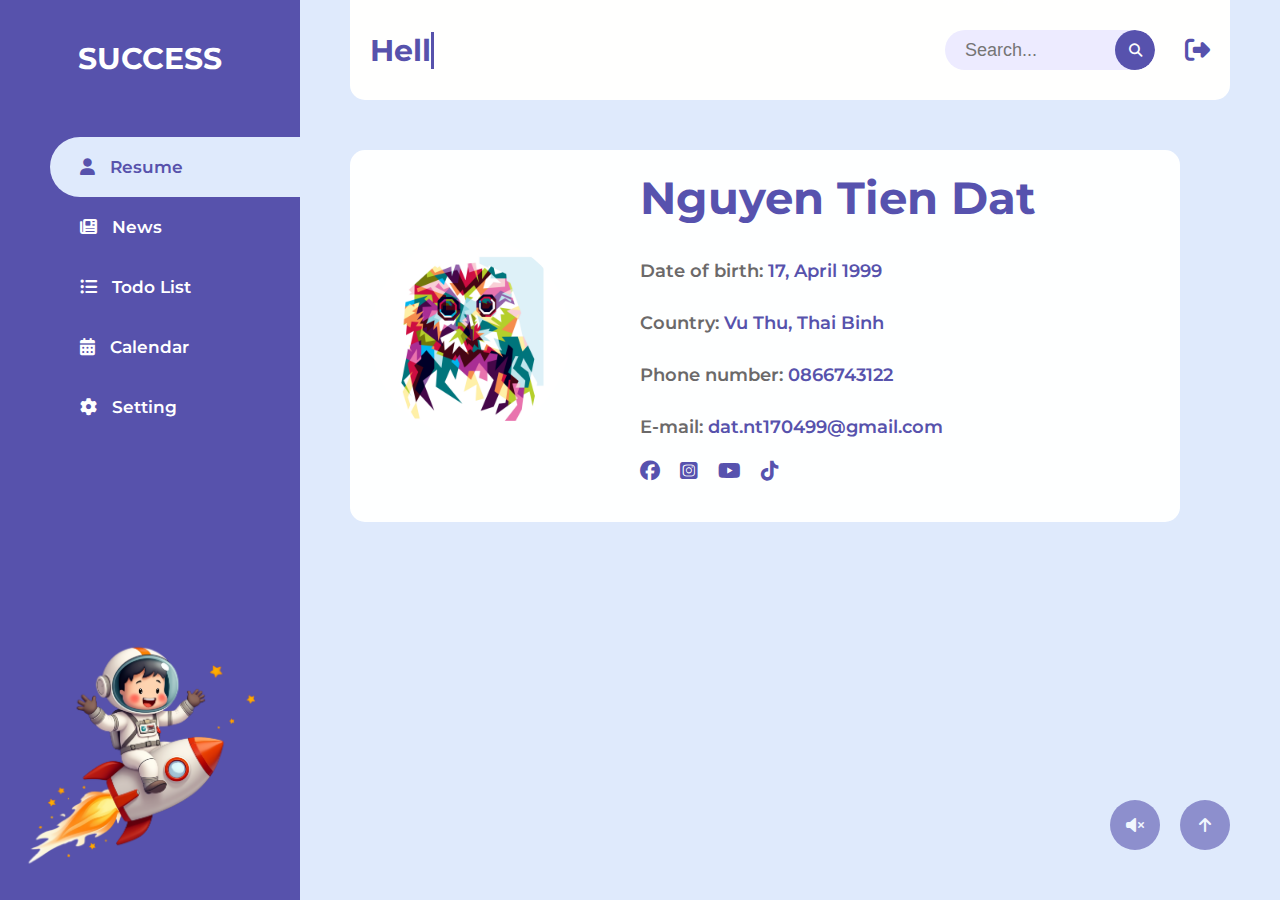
<file: index.html>
<!DOCTYPE html>
<html lang="en">
<head>
    <meta charset="UTF-8">
    <meta name="viewport" content="width=device-width, initial-scale=1.0">
    <title>My Digital Space</title>
    <link rel="shortcut icon" href="./assets/imgs/faicon.webp" type="image/x-icon">
    <link rel="stylesheet" href="./assets/globalStyle/GridSystem.css">
    <link rel="stylesheet" href="./assets/style/style.css">
    <link rel="stylesheet" href="./assets/globalStyle/GlobalStyle.css">
    <link rel="stylesheet" href="https://cdnjs.cloudflare.com/ajax/libs/font-awesome/6.5.1/css/all.min.css">
    
    <!-- Load SoundCloud API -->
    <script src="https://w.soundcloud.com/player/api.js" defer></script>
</head>
<body>
    <div id="main">
        <iframe id="soundCloudPlayer" width="100%" height="300" scrolling="no" frameborder="no"
            allow="autoplay">
        </iframe>
        <button title="Sound" id="toggleSound" class="bottom-option-btn">
            <i class="fa-solid fa-volume-xmark"></i>
        </button>
        <button title="On top" class="up__page bottom-option-btn">
            <i class="fa-solid fa-arrow-up"></i>
        </button>
        
        <div class="page__cover">
            <div class="left__nav">
                <div class="top__content">
                    <div class="logo-page">
                        <h3 class="title">success</h3>
                    </div>
                    <ul class="list__menu">
                        <li class="item active"><i class="fa-solid fa-user"></i>Resume</li>
                        <li class="item"><i class="fa-solid fa-newspaper"></i>News</li>
                        <li class="item"><i class="fa-solid fa-list-ul"></i>Todo list</li>
                        <li class="item"><i class="fa-solid fa-calendar-days"></i>calendar</li>
                        <li class="item"><i class="fa-solid fa-gear"></i>setting</li>
                    </ul>
                </div>
                <div class="pic__art">
                    <img src="./assets/imgs/pic-art-2.png" alt="">
                </div>
            </div>
            <div class="content__box resume__content">
                <div class="title-box">
                    <div class="title">
                        <h3 class="typing-container" id="typing"></h3>
                    </div>
                    <div class="more__option">
                        <div class="search">
                            <input placeholder="Search..."/>
                            <div class="search__btn">
                                <button class="search-icon">
                                    <i class="fa-solid fa-magnifying-glass"></i>
                                </button>
                            </div>
                        </div>
                        <div class="logout_icon">
                            <i class="fa-solid fa-right-from-bracket"></i>
                        </div>
                    </div>
                </div>
                <div class="main__content">
                    <div class="primary__content">
                        <div class="profile__inf">
                            <div class="profile__inf_main">
                                <div class="avatar">
                                    <img src="./assets/imgs/pic-art.png" alt="avatar">
                                </div>
                                <div class="my__inf">
                                    <h3 class="name">Nguyen Tien Dat</h3>
                                    <p class="title_inf date_of_birth">Date of birth: <span>17, April 1999</span></p>
                                    <p class="title_inf country">Country: <span>Vu Thu, Thai Binh</span></p>
                                    <p class="title_inf phone__number">Phone number: 
                                        <a href="tel:+84866743122"><span>0866743122</span></a>
                                    </p>
                                    <p class="title_inf email">E-mail: 
                                        <a href="mailto:dat.nt170499@email.com"><span>dat.nt170499@gmail.com</span></a>
                                    </p>
                                    <ul class="social__list">
                                        <li title="Facebook" class="social__icon fb-icon"><a target="_blank" href="#"><i class="fa-brands fa-facebook"></i></a></li>
                                        <li title="Instagram" class="social__icon ins-icon"><a target="_blank" href="#"><i class="fa-brands fa-square-instagram"></i></a></li>
                                        <li title="Youtube" class="social__icon yt-icon"><a target="_blank" href="#"><i class="fa-brands fa-youtube"></i></a></li>
                                        <li title="Tiktok" class="social__icon tiktok-icon"><a target="_blank" href="#"><i class="fa-brands fa-tiktok"></i></a></li>
                                    </ul>
                                </div>
                            </div>
                        </div>
                        <div class="ads__content"></div>
                    </div>
                </div>
            </div>
        </div>
    </div>
    
    <script src="./assets/main/snow.js"></script>
    <script src="./assets/main/index.js"></script>
</body>
</html>
</file>
<file: assets/globalStyle/GridSystem.css>
.grid {
  width: 100%;
  display: block;
  padding: 0; }

.grid.wide {
  max-width: 1200px;
  margin: 0 auto; }

.grid.wide-1 {
  max-width: 1040px;
  margin: 0 auto; }

.col {
  padding-left: 4px;
  padding-right: 4px; }

.c-0 {
  display: none; }

.c-1 {
  flex: 0 0 calc((100% / 12) * 1);
  max-width: calc((100% / 12) * 1); }

.c-2 {
  flex: 0 0 calc((100% / 12) * 2);
  max-width: calc((100% / 12) * 2); }

.c-3 {
  flex: 0 0 calc((100% / 12) * 3);
  max-width: calc((100% / 12) * 3); }

.c-4 {
  flex: 0 0 calc((100% / 12) * 4);
  max-width: calc((100% / 12) * 4); }

.c-5 {
  flex: 0 0 calc((100% / 12) * 5);
  max-width: calc((100% / 12) * 5); }

.c-6 {
  flex: 0 0 calc((100% / 12) * 6);
  max-width: calc((100% / 12) * 6); }

.c-7 {
  flex: 0 0 calc((100% / 12) * 7);
  max-width: calc((100% / 12) * 7); }

.c-8 {
  flex: 0 0 calc((100% / 12) * 8);
  max-width: calc((100% / 12) * 8); }

.c-9 {
  flex: 0 0 calc((100% / 12) * 9);
  max-width: calc((100% / 12) * 9); }

.c-10 {
  flex: 0 0 calc((100% / 12) * 10);
  max-width: calc((100% / 12) * 10); }

.c-11 {
  flex: 0 0 calc((100% / 12) * 11);
  max-width: calc((100% / 12) * 11); }

.c-12 {
  flex: 0 0 calc((100% / 12) * 12);
  max-width: calc((100% / 12) * 12); }

.c-o-1 {
  margin-left: calc((100% / 12) * 1); }

.c-o-2 {
  margin-left: calc((100% / 12) * 2); }

.c-o-3 {
  margin-left: calc((100% / 12) * 3); }

.c-o-4 {
  margin-left: calc((100% / 12) * 4); }

.c-o-5 {
  margin-left: calc((100% / 12) * 5); }

.c-o-6 {
  margin-left: calc((100% / 12) * 6); }

.c-o-7 {
  margin-left: calc((100% / 12) * 7); }

.c-o-8 {
  margin-left: calc((100% / 12) * 8); }

.c-o-9 {
  margin-left: calc((100% / 12) * 9); }

.c-o-10 {
  margin-left: calc((100% / 12) * 10); }

.c-o-11 {
  margin-left: calc((100% / 12) * 11); }

.c-o-12 {
  margin-left: calc((100% / 12) * 12); }

.row {
  display: flex;
  flex-wrap: wrap;
  margin-left: -4px;
  margin-right: -4px; }

.row.no-gutters {
  margin-left: 0;
  margin-right: 0; }

.row.no-gutters .col {
  padding: 0;
  padding: 0; }

@media (min-width: 740px) {
  .row {
    margin-left: -8px;
    margin-right: -8px; }

  .col {
    padding-left: 8px;
    padding-right: 8px; }

  .m-0 {
    display: none; }

  .m-1,
  .m-2,
  .m-3,
  .m-4,
  .m-5,
  .m-6,
  .m-7,
  .m-8,
  .m-9,
  .m-10,
  .m-11,
  .m-12 {
    display: block; }

  .m-1 {
    flex: 0 0 calc((100% / 12) * 1);
    max-width: calc((100% / 12) * 1); }

  .m-2 {
    flex: 0 0 calc((100% / 12) * 2);
    max-width: calc((100% / 12) * 2); }

  .m-3 {
    flex: 0 0 calc((100% / 12) * 3);
    max-width: calc((100% / 12) * 3); }

  .m-4 {
    flex: 0 0 calc((100% / 12) * 4);
    max-width: calc((100% / 12) * 4); }

  .m-5 {
    flex: 0 0 calc((100% / 12) * 5);
    max-width: calc((100% / 12) * 5); }

  .m-6 {
    flex: 0 0 calc((100% / 12) * 6);
    max-width: calc((100% / 12) * 6); }

  .m-7 {
    flex: 0 0 calc((100% / 12) * 7);
    max-width: calc((100% / 12) * 7); }

  .m-8 {
    flex: 0 0 calc((100% / 12) * 8);
    max-width: calc((100% / 12) * 8); }

  .m-9 {
    flex: 0 0 calc((100% / 12) * 9);
    max-width: calc((100% / 12) * 9); }

  .m-10 {
    flex: 0 0 calc((100% / 12) * 10);
    max-width: calc((100% / 12) * 10); }

  .m-11 {
    flex: 0 0 calc((100% / 12) * 11);
    max-width: calc((100% / 12) * 11); }

  .m-12 {
    flex: 0 0 calc((100% / 12) * 12);
    max-width: calc((100% / 12) * 12); }

  .m-o-1 {
    margin-left: calc((100% / 12) * 1); }

  .m-o-2 {
    margin-left: calc((100% / 12) * 2); }

  .m-o-3 {
    margin-left: calc((100% / 12) * 3); }

  .m-o-4 {
    margin-left: calc((100% / 12) * 4); }

  .m-o-5 {
    margin-left: calc((100% / 12) * 5); }

  .m-o-6 {
    margin-left: calc((100% / 12) * 6); }

  .m-o-7 {
    margin-left: calc((100% / 12) * 7); }

  .m-o-8 {
    margin-left: calc((100% / 12) * 8); }

  .m-o-9 {
    margin-left: calc((100% / 12) * 9); }

  .m-o-10 {
    margin-left: calc((100% / 12) * 10); }

  .m-o-11 {
    margin-left: calc((100% / 12) * 11); }

  .m-o-12 {
    margin-left: calc((100% / 12) * 12); } }
@media (min-width: 1113px) {
  .row {
    margin-left: -5px;
    margin-right: -5px;
    padding: 5px; }

  .col {
    padding-left: 5px;
    padding-right: 5px; }

  .l-0 {
    display: none; }

  .l-1,
  .l-2,
  .l-3,
  .l-4,
  .l-5,
  .l-6,
  .l-7,
  .l-8,
  .l-9,
  .l-10,
  .l-11,
  .l-12 {
    display: block; }

  .l-1 {
    flex: 0 0 calc((100% / 12) * 1);
    max-width: calc((100% / 12) * 1); }

  .l-2 {
    flex: 0 0 calc((100% / 12) * 2);
    max-width: calc((100% / 12) * 2); }

  .l-2-4 {
    flex: 0 0 calc((100% / 12) * 2.4);
    max-width: calc((100% / 12) * 2.4); }

  .l-3 {
    flex: 0 0 calc((100% / 12) * 3);
    max-width: calc((100% / 12) * 3); }

  .l-4 {
    flex: 0 0 calc((100% / 12) * 4);
    max-width: calc((100% / 12) * 4); }

  .l-5 {
    flex: 0 0 calc((100% / 12) * 5);
    max-width: calc((100% / 12) * 5); }

  .l-6 {
    flex: 0 0 calc((100% / 12) * 6);
    max-width: calc((100% / 12) * 6); }

  .l-7 {
    flex: 0 0 calc((100% / 12) * 7);
    max-width: calc((100% / 12) * 7); }

  .l-8 {
    flex: 0 0 calc((100% / 12) * 8);
    max-width: calc((100% / 12) * 8); }

  .l-9 {
    flex: 0 0 calc((100% / 12) * 9);
    max-width: calc((100% / 12) * 9); }

  .l-10 {
    flex: 0 0 calc((100% / 12) * 10);
    max-width: calc((100% / 12) * 10); }

  .l-11 {
    flex: 0 0 calc((100% / 12) * 11);
    max-width: calc((100% / 12) * 11); }

  .l-12 {
    flex: 0 0 calc((100% / 12) * 12);
    max-width: calc((100% / 12) * 12); }

  .l-o-1 {
    margin-left: calc((100% / 12) * 1); }

  .l-o-2 {
    margin-left: calc((100% / 12) * 2); }

  .l-o-3 {
    margin-left: calc((100% / 12) * 3); }

  .l-o-4 {
    margin-left: calc((100% / 12) * 4); }

  .l-o-5 {
    margin-left: calc((100% / 12) * 5); }

  .l-o-6 {
    margin-left: calc((100% / 12) * 6); }

  .l-o-7 {
    margin-left: calc((100% / 12) * 7); }

  .l-o-8 {
    margin-left: calc((100% / 12) * 8); }

  .l-o-9 {
    margin-left: calc((100% / 12) * 9); }

  .l-o-10 {
    margin-left: calc((100% / 12) * 10); }

  .l-o-11 {
    margin-left: calc((100% / 12) * 11); }

  .l-o-12 {
    margin-left: calc((100% / 12) * 12); } }
@media (min-width: 740px) and (max-width: 1023px) {
  .wide {
    width: 644px; } }
@media (min-width: 1024px) and (max-width: 1239px) {
  .wide {
    width: 984px; }

  .wide .row {
    margin-left: -12px;
    margin-right: -12px; }

  .wide .col {
    padding-left: 8px;
    padding-right: 8px; }

  .wide .l-0 {
    display: none; }

  .wide .l-1,
  .wide .l-2,
  .wide .l-3,
  .wide .l-4,
  .wide .l-5,
  .wide .l-6,
  .wide .l-7,
  .wide .l-8,
  .wide .l-9,
  .wide .l-10,
  .wide .l-11,
  .wide .l-12 {
    display: block; }

  .wide .l-1 {
    flex: 0 0 calc((100% / 12) * 1);
    max-width: calc((100% / 12) * 1); }

  .wide .l-2 {
    flex: 0 0 calc((100% / 12) * 2);
    max-width: calc((100% / 12) * 2); }

  .wide .l-3 {
    flex: 0 0 calc((100% / 12) * 3);
    max-width: calc((100% / 12) * 3); }

  .wide .l-4 {
    flex: 0 0 calc((100% / 12) * 4);
    max-width: calc((100% / 12) * 4); }

  .wide .l-5 {
    flex: 0 0 calc((100% / 12) * 5);
    max-width: calc((100% / 12) * 5); }

  .wide .l-6 {
    flex: 0 0 calc((100% / 12) * 6);
    max-width: calc((100% / 12) * 6); }

  .wide .l-7 {
    flex: 0 0 calc((100% / 12) * 7);
    max-width: calc((100% / 12) * 7); }

  .wide .l-8 {
    flex: 0 0 calc((100% / 12) * 8);
    max-width: calc((100% / 12) * 8); }

  .wide .l-9 {
    flex: 0 0 calc((100% / 12) * 9);
    max-width: calc((100% / 12) * 9); }

  .wide .l-10 {
    flex: 0 0 calc((100% / 12) * 10);
    max-width: calc((100% / 12) * 10); }

  .wide .l-11 {
    flex: 0 0 calc((100% / 12) * 11);
    max-width: calc((100% / 12) * 11); }

  .wide .l-12 {
    flex: 0 0 calc((100% / 12) * 12);
    max-width: calc((100% / 12) * 12); }

  .wide .l-o-1 {
    margin-left: calc((100% / 12) * 1); }

  .wide .l-o-2 {
    margin-left: calc((100% / 12) * 2); }

  .wide .l-o-3 {
    margin-left: calc((100% / 12) * 3); }

  .wide .l-o-4 {
    margin-left: calc((100% / 12) * 4); }

  .wide .l-o-5 {
    margin-left: calc((100% / 12) * 5); }

  .wide .l-o-6 {
    margin-left: calc((100% / 12) * 6); }

  .wide .l-o-7 {
    margin-left: calc((100% / 12) * 7); }

  .wide .l-o-8 {
    margin-left: calc((100% / 12) * 8); }

  .wide .l-o-9 {
    margin-left: calc((100% / 12) * 9); }

  .wide .l-o-10 {
    margin-left: calc((100% / 12) * 10); }

  .wide .l-o-11 {
    margin-left: calc((100% / 12) * 11); }

  .wide .l-o-12 {
    margin-left: calc((100% / 12) * 12); } }
/* */

/*# sourceMappingURL=GridSystem.css.map */
</file>
<file: assets/style/style.css>
@charset "UTF-8";
/*All color
#ffffff – Trắng
#5752ae – Tím đậm
#dfeafc – Xanh nhạt
#fffffe – Trắng gần như tuyệt đối
#edebff – Tím nhạt
#f8e9ff – Hồng nhạt
#ffeaf3 – Hồng pastel
#5752ad – Biến thể của tím đậm
#5752ac – Biến thể khác của tím đậm
#feffff – Gần như trắng
*/
.page__cover {
  display: flex;
  flex-direction: row; }

#toggleSound {
  bottom: 50px;
  right: 120px; }

.up__page {
  bottom: 50px;
  right: 50px; }

.bottom-option-btn {
  position: fixed;
  bottom: 50px;
  right: 50px;
  width: 50px;
  height: 50px;
  display: flex;
  justify-content: center;
  align-items: center;
  text-align: center;
  border-radius: 50%;
  background-color: #5752ae;
  color: #feffff;
  opacity: 0.6; }
  .bottom-option-btn i {
    font-size: 16px; }
  .bottom-option-btn:hover {
    opacity: 1; }

.left__nav {
  background-color: #5752ac;
  width: 300px;
  height: 100vh;
  min-height: 400px;
  display: flex;
  flex-direction: column;
  justify-content: space-between; }

.left__nav .logo-page {
  padding: 40px 0; }
  .left__nav .logo-page .title {
    color: #ffffff;
    font-size: 30px;
    text-align: center;
    text-transform: uppercase; }

.left__nav .list__menu {
  padding-left: 50px;
  margin-top: 20px; }
  .left__nav .list__menu i {
    margin-right: 15px; }
  .left__nav .list__menu li.item {
    color: #ffffff;
    padding: 20px 30px;
    font-size: 17px;
    text-transform: capitalize;
    font-weight: 600;
    border-top-left-radius: 30px;
    border-bottom-left-radius: 30px;
    cursor: pointer; }
  .left__nav .list__menu li.active {
    background-color: #dfeafc;
    color: #5752ac; }

.left__nav .pic__art img {
  width: 100%; }

.resume__content {
  flex: 1;
  background-color: #dfeafc;
  padding: 0 50px; }

.resume__content .title-box {
  border-bottom-left-radius: 15px;
  border-bottom-right-radius: 15px;
  display: flex;
  flex-direction: row;
  justify-content: space-between;
  align-items: center;
  background-color: #fffffe; }
  .resume__content .title-box h3 {
    color: #5752ac;
    font-size: 30px;
    margin: 30px 20px;
    border-right: 3px solid #5752ac;
    /* Giả lập con trỏ */
    white-space: nowrap;
    overflow: hidden;
    width: fit-content; }

.resume__content .more__option {
  margin-right: 20px;
  display: flex;
  flex-direction: row;
  justify-content: space-between;
  align-items: center;
  padding: 30px 0; }
  .resume__content .more__option input {
    font-size: 18px;
    line-height: 40px;
    padding-left: 20px;
    padding-right: 10px;
    background-color: transparent;
    max-width: 150px;
    transition: all 0.3s ease-in-out; }
    .resume__content .more__option input:focus {
      max-width: 200px; }
  .resume__content .more__option .search__btn {
    width: 60px;
    display: flex;
    justify-content: right; }
  .resume__content .more__option .search {
    background-color: #edebff;
    border-radius: 20px;
    overflow: hidden;
    display: flex;
    justify-content: space-between;
    flex-direction: row; }
  .resume__content .more__option button {
    height: 40px;
    width: 40px;
    background-color: #5752ad;
    border-radius: 50%;
    color: #fffffe;
    transition: all 0.3s ease-in-out; }
    .resume__content .more__option button:hover {
      width: 60px;
      border-radius: 20px; }
  .resume__content .more__option .logout_icon {
    margin-left: 30px;
    cursor: pointer; }
    .resume__content .more__option .logout_icon i {
      color: #5752ad;
      font-size: 25px; }

.resume__content .main__content {
  display: flex;
  flex-direction: row;
  margin-top: 50px; }
  .resume__content .main__content .primary__content {
    flex: 1;
    margin-right: 50px; }
  .resume__content .main__content .ads__content {
    width: 350px;
    background-color: #edebff; }

.primary__content .profile__inf {
  display: flex;
  justify-content: space-between;
  background-color: #feffff;
  border-radius: 15px;
  padding: 20px; }
  .primary__content .profile__inf .avatar {
    width: 200px;
    height: 200px;
    border-radius: 50%;
    background-color: white;
    overflow: hidden; }
    .primary__content .profile__inf .avatar img {
      width: 100%;
      object-fit: cover; }
  .primary__content .profile__inf .profile__inf_main {
    display: flex;
    flex-direction: row;
    align-items: center; }
  .primary__content .profile__inf h3.name {
    color: #5752ae;
    font-size: 45px;
    margin-bottom: 20px; }
  .primary__content .profile__inf .title_inf {
    color: #6b6969;
    padding: 15px 0;
    font-weight: 600;
    font-size: 18px; }
    .primary__content .profile__inf .title_inf span {
      color: #5752ac;
      cursor: pointer; }
      .primary__content .profile__inf .title_inf span:hover {
        text-decoration: underline; }
  .primary__content .profile__inf ul.social__list {
    display: flex;
    flex-direction: row;
    padding: 7.5px 0 20px 0; }
    .primary__content .profile__inf ul.social__list li.social__icon + li.social__icon {
      margin-left: 20px; }
    .primary__content .profile__inf ul.social__list i {
      color: #5752ae;
      font-size: 20px; }
  .primary__content .profile__inf .my__inf {
    margin-left: 70px; }
  .primary__content .profile__inf .edit__icon i {
    font-size: 20px;
    cursor: pointer;
    opacity: 0.5; }
    .primary__content .profile__inf .edit__icon i:hover {
      opacity: 1; }

/*# sourceMappingURL=style.css.map */
</file>
<file: assets/globalStyle/GlobalStyle.css>
@charset "UTF-8";
@import url("https://fonts.googleapis.com/css2?family=Montserrat:wght@400;700&display=swap");
body {
  font-family: 'Montserrat', sans-serif;
  --white: $color-white ; }

* {
  box-sizing: border-box;
  margin: 0;
  padding: 0; }

a {
  text-decoration: none; }

li {
  list-style: none; }

input {
  border: none; }

input:focus {
  outline: none;
  /* Loại bỏ viền mặc định */
  border: none;
  /* Loại bỏ viền */
  box-shadow: none;
  /* Loại bỏ hiệu ứng bóng */ }

button {
  border: none;
  cursor: pointer; }

@keyframes fall {
  to {
    transform: translateY(100vh); } }
.snowflake {
  position: fixed;
  color: white;
  user-select: none;
  pointer-events: none; }

iframe#soundCloudPlayer {
  display: none; }

/*# sourceMappingURL=GlobalStyle.css.map */
</file>
